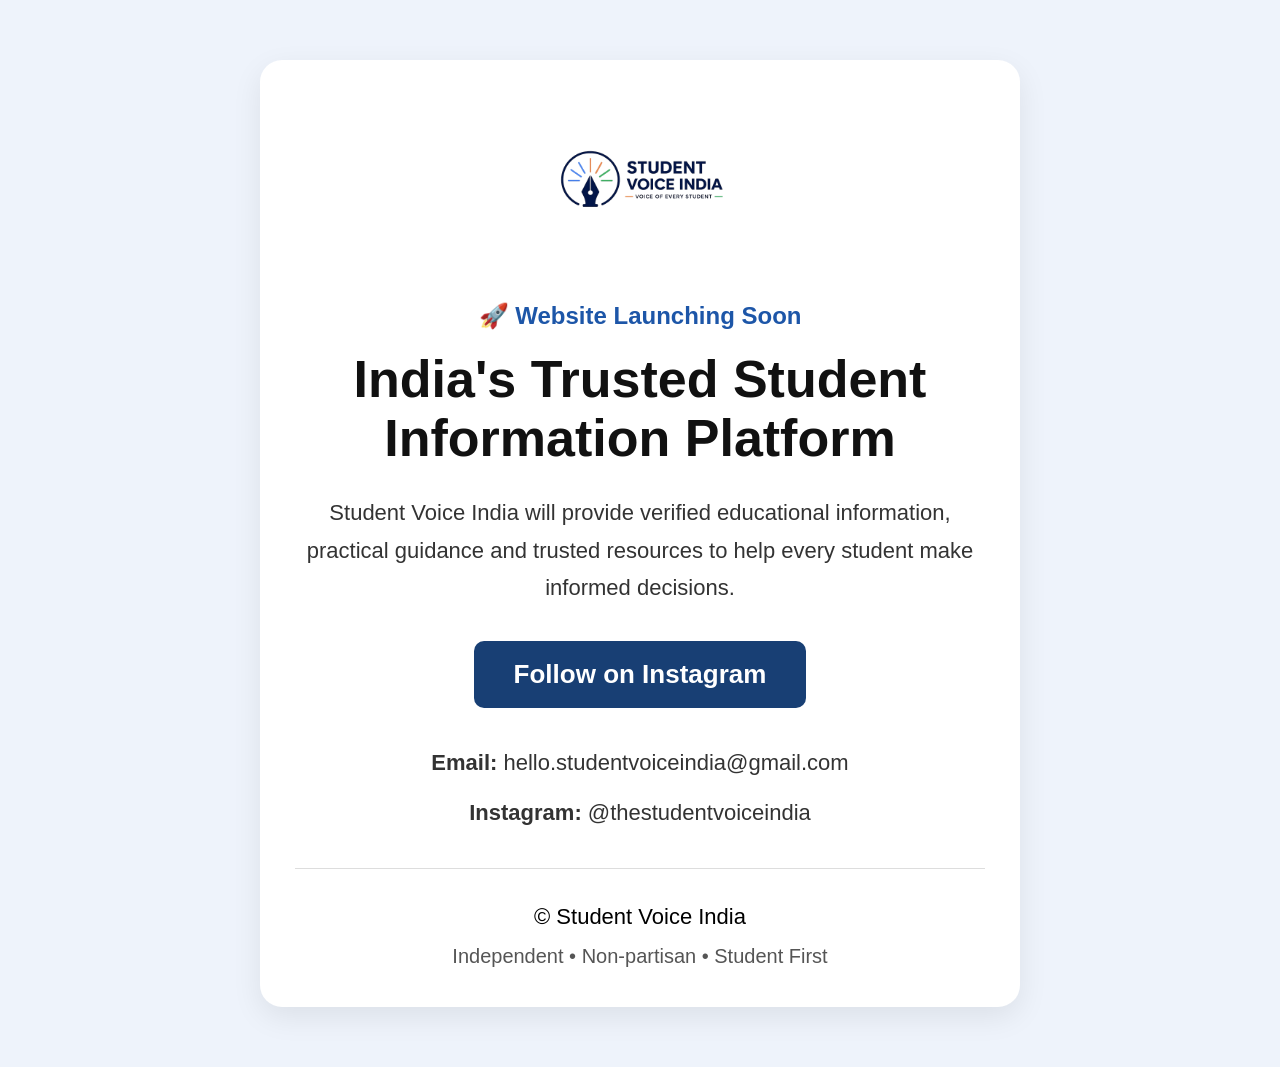
<file: index.html>
<!DOCTYPE html>
<html lang="en">

<head>

    <!-- Google Analytics -->
    <script async src="https://www.googletagmanager.com/gtag/js?id=G-RP1W1ZYE9P"></script>
    <script>
        window.dataLayer = window.dataLayer || [];
        function gtag() { dataLayer.push(arguments); }
        gtag('js', new Date());

        gtag('config', 'G-RP1W1ZYE9P');
    </script>

    <meta charset="UTF-8">
    <meta name="viewport" content="width=device-width, initial-scale=1.0">

    <title>Student Voice India | India's Trusted Student Information Platform</title>

    <meta name="description"
        content="Student Voice India provides verified educational information, admission guidance, career resources, scholarships and opportunities for students across India.">

    <meta name="keywords"
        content="Student Voice India, Education, Admissions, Scholarships, Colleges, Universities, Career Guidance, Students India">

    <meta name="author" content="Student Voice India">

    <meta name="robots" content="index, follow">

    <link rel="canonical" href="https://studentvoiceindia.com/">

    <link rel="icon" type="image/png" href="favicon.png">

    <!-- Open Graph -->
    <meta property="og:title" content="Student Voice India">
    <meta property="og:description" content="India's Trusted Student Information Platform">
    <meta property="og:image" content="https://studentvoiceindia.com/logo.png">
    <meta property="og:url" content="https://studentvoiceindia.com">
    <meta property="og:type" content="website">

    <!-- Twitter -->
    <meta name="twitter:card" content="summary_large_image">
    <meta name="twitter:title" content="Student Voice India">
    <meta name="twitter:description" content="India's Trusted Student Information Platform">
    <meta name="twitter:image" content="https://studentvoiceindia.com/logo.png">

    <link rel="stylesheet" href="style.css">

</head>

<body>

    <div class="card">

        <img src="logo.png" class="logo" alt="Student Voice India Logo">

        <p class="launch">🚀 Website Launching Soon</p>

        <h1>India's Trusted Student Information Platform</h1>

        <p class="description">
            Student Voice India will provide verified educational information,
            practical guidance and trusted resources to help every student make informed decisions.
        </p>

        <a class="btn"
            href="https://instagram.com/thestudentvoiceindia"
            target="_blank"
            rel="noopener noreferrer">
            Follow on Instagram
        </a>

        <div class="contact">

            <p><strong>Email:</strong> hello.studentvoiceindia@gmail.com</p>

            <p><strong>Instagram:</strong> @thestudentvoiceindia</p>

        </div>

        <hr>

        <p class="copyright">
            © Student Voice India
        </p>

        <p class="footer">
            Independent • Non-partisan • Student First
        </p>

    </div>

</body>

</html>
</file>
<file: style.css>
/* ==========================================
   Student Voice India - Final Responsive CSS
========================================== */

*{
    margin:0;
    padding:0;
    box-sizing:border-box;
}

body{
    background:#eef3fb;
    font-family:Arial, Helvetica, sans-serif;
    padding:30px 20px;
}

.card{
    max-width:760px;
    margin:30px auto;
    background:#ffffff;
    border-radius:22px;
    padding:35px;
    text-align:center;
    box-shadow:0 10px 30px rgba(0,0,0,.08);
}

.logo{
    width:280px;
    max-width:100%;
    display:block;
    margin:0 auto 20px;
}

.launch{
    color:#1d56a8;
    font-size:24px;
    font-weight:700;
    margin-bottom:20px;
}

h1{
    font-size:52px;
    line-height:1.15;
    color:#111;
    margin-bottom:25px;
    font-weight:700;
}

.description{
    font-size:22px;
    line-height:1.7;
    color:#333;
    margin-bottom:35px;
}

.btn{
    display:inline-block;
    background:#183f74;
    color:#ffffff;
    text-decoration:none;
    padding:18px 40px;
    border-radius:10px;
    font-size:26px;
    font-weight:600;
    transition:0.3s;
}

.btn:hover{
    background:#12335d;
}

.contact{
    margin-top:35px;
    font-size:22px;
    line-height:1.8;
    color:#333;
    word-break:break-word;
}

.contact p{
    margin:10px 0;
}

hr{
    margin:35px 0;
    border:none;
    border-top:1px solid #dddddd;
}

.copyright{
    font-size:22px;
    margin-bottom:10px;
}

.footer{
    font-size:20px;
    color:#555;
    line-height:1.6;
}



/* ==========================================
            Tablet (≤992px)
========================================== */

@media (max-width:992px){

body{
    padding:20px;
}

.card{
    padding:32px;
}

.logo{
    width:240px;
}

.launch{
    font-size:22px;
}

h1{
    font-size:42px;
}

.description{
    font-size:20px;
}

.btn{
    font-size:24px;
}

.contact{
    font-size:20px;
}

}



/* ==========================================
            Mobile (≤768px)
========================================== */

@media (max-width:768px){

body{
    padding:15px;
}

.card{
    width:100%;
    margin:20px auto;
    padding:28px 20px;
    border-radius:18px;
}

.logo{
    width:200px;
    margin-bottom:18px;
}

.launch{
    font-size:18px;
    margin-bottom:15px;
}

h1{
    font-size:34px;
    line-height:1.25;
    margin-bottom:18px;
}

.description{
    font-size:18px;
    line-height:1.65;
    margin-bottom:28px;
}

.btn{
    display:block;
    width:100%;
    padding:16px;
    font-size:20px;
}

.contact{
    font-size:18px;
    line-height:1.7;
}

.contact p{
    margin:10px 0;
}

.copyright{
    font-size:18px;
}

.footer{
    font-size:16px;
    line-height:1.5;
}

}



/* ==========================================
         Small Phones (≤480px)
========================================== */

@media (max-width:480px){

body{
    padding:10px;
}

.card{
    padding:22px 16px;
}

.logo{
    width:180px;
}

.launch{
    font-size:17px;
}

h1{
    font-size:30px;
    line-height:1.25;
}

.description{
    font-size:17px;
    line-height:1.6;
}

.btn{
    font-size:19px;
    padding:15px;
}

.contact{
    font-size:16px;
    line-height:1.6;
}

.copyright{
    font-size:16px;
}

.footer{
    font-size:15px;
    line-height:1.5;
}

}
</file>
